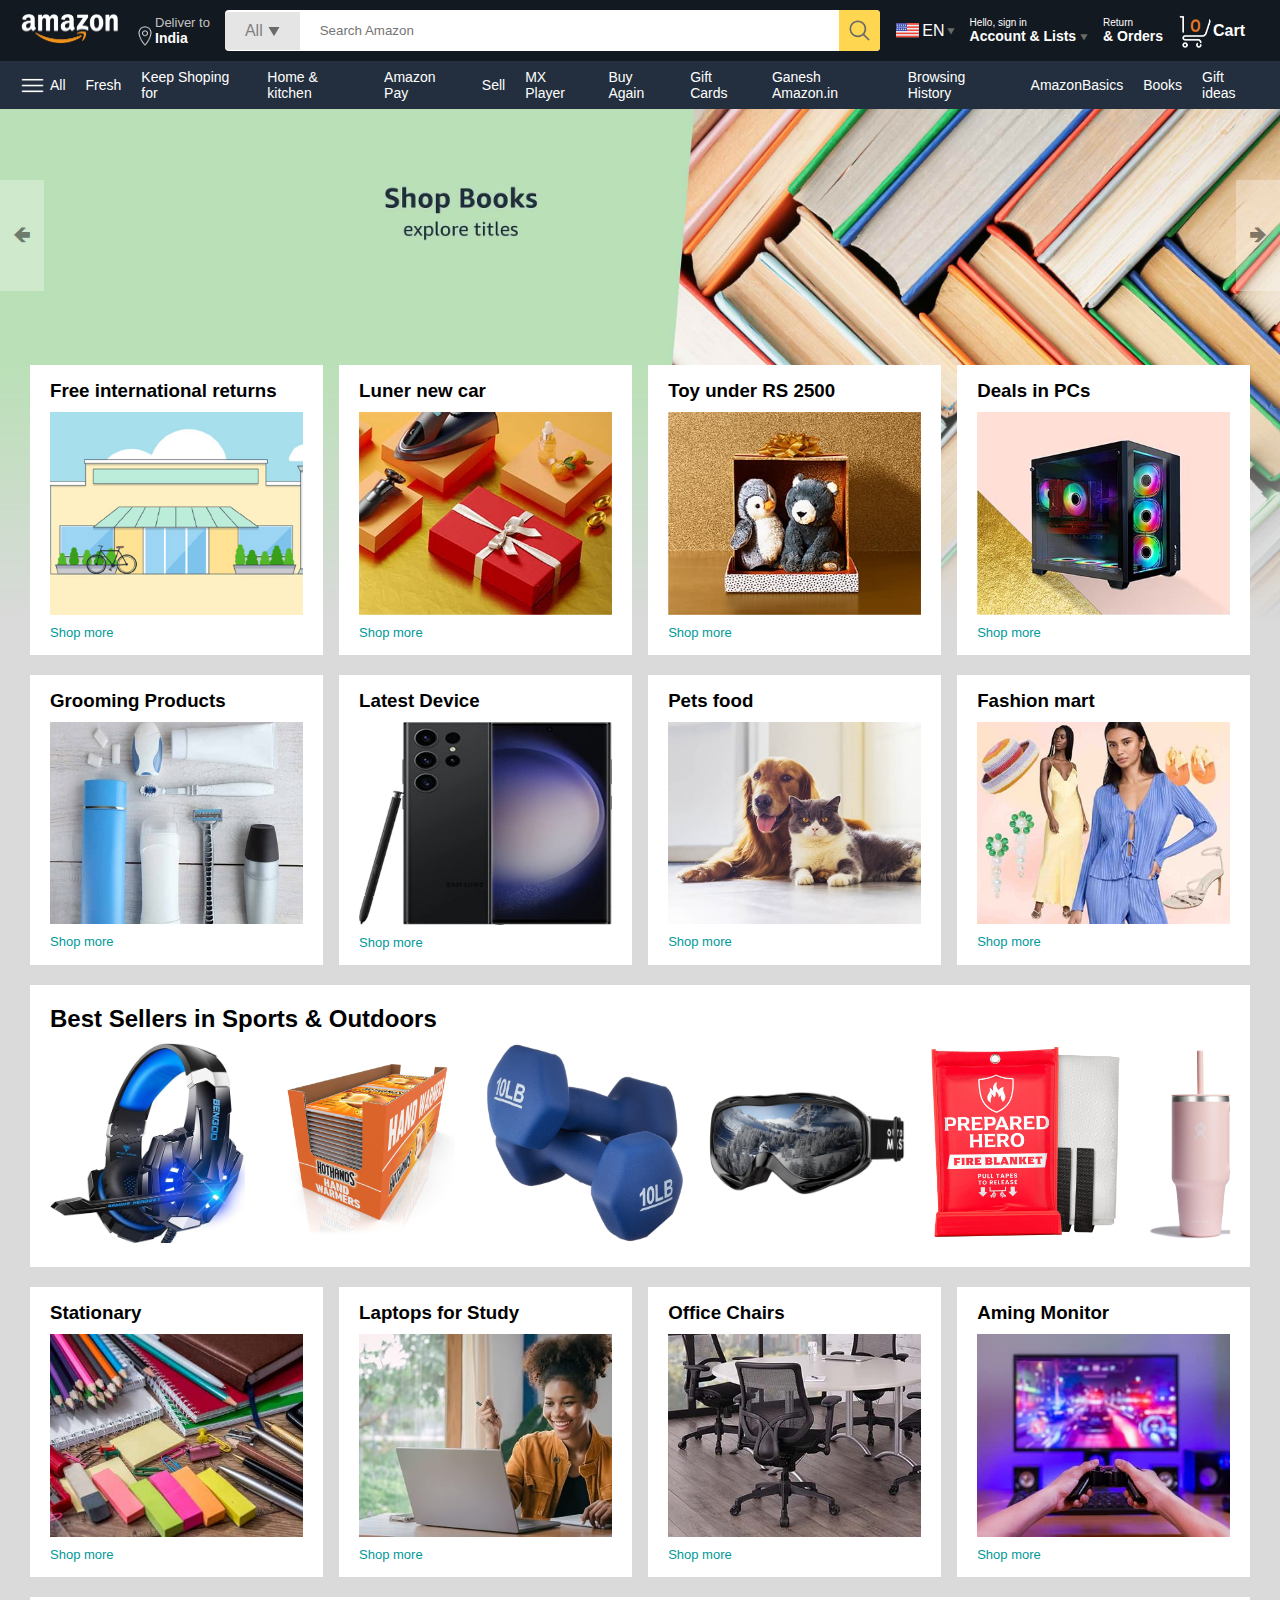
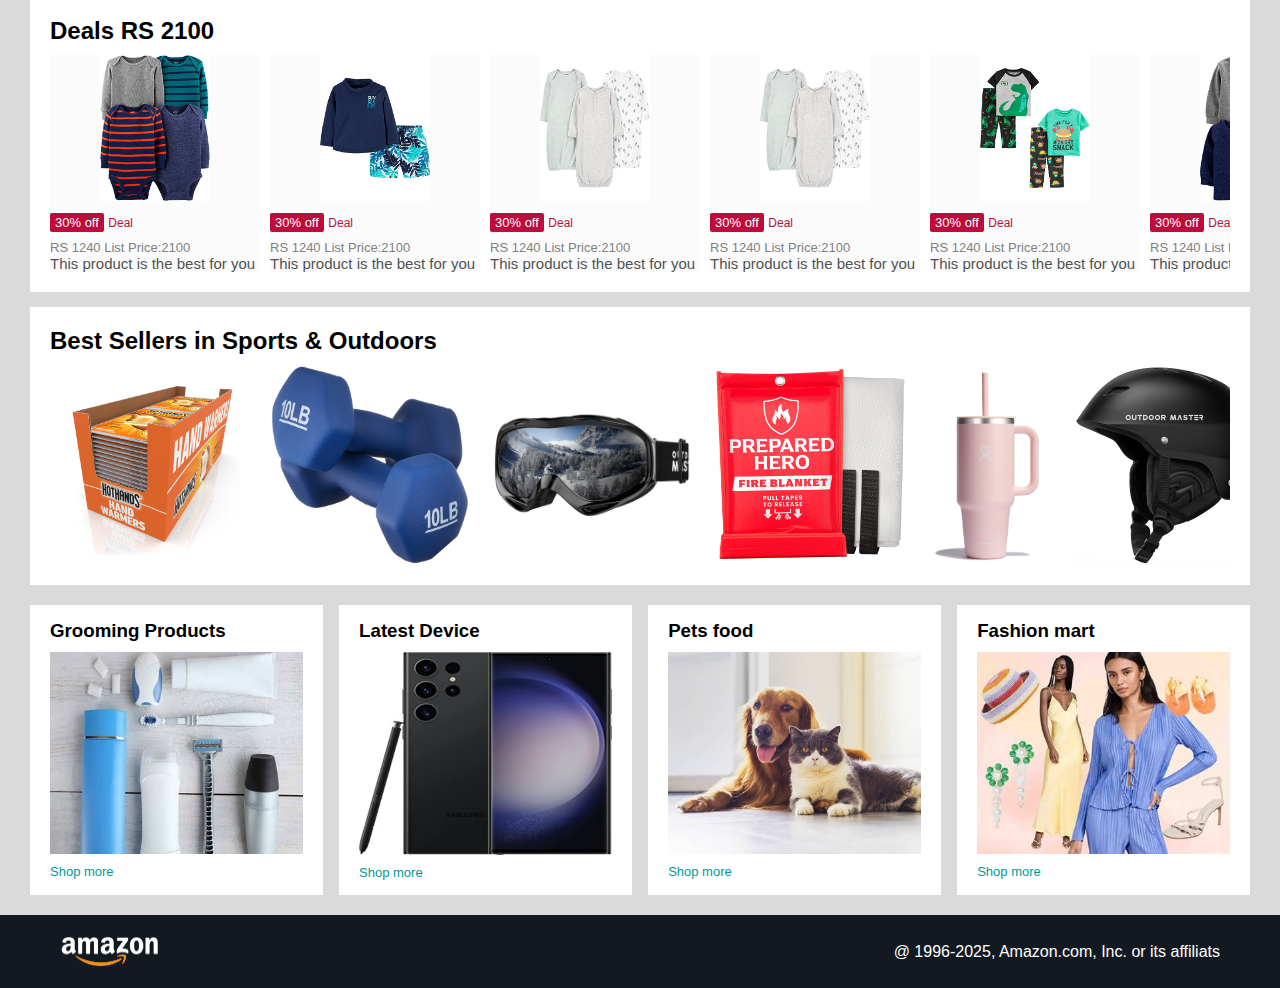
<file: index.html>
<!DOCTYPE html>
 <html lang="en">
   <!-- main heading -->
  <head>
   <meta charset="UTF-8">
   <meta name="viewport" content="width=device-width, initial-scale=1.0">
   <title>Online Shoping Site in India</title>
   <style>
    *{
  padding: 0;
  margin: 0;
  box-sizing: border-box;
  font-family: Arial;
}
body{
  background-color: #dadada;
}
a{
  text-decoration: none;
  color: inherit;
}
nav{
  display: flex;
  align-items: center;
  justify-content: space-between;
  background-color: #131921;
  padding: 10px 20px;
  color: #fff;
}
.nav-country{
  display: flex;
  align-items: end;
  margin-left: 15px;
  font-size: 13px;
  color: #c4c4c4;
}
.nav-country h1{
  color: #fff;
  font-size: 14px;
}
.nav-search{
  flex: 1;
  display: flex;
  align-items: center;
  background: #fff;
  color: gray;
  max-width: 1000px;
  border-radius: 4px;
  margin-left: 15px;
}
.nav-category{
  display: flex;
  align-items: center;
  padding: 10px 20px;
  gap: 5px;
  background: #e5e5e5;
  border-radius: 4px 0 0 4px;
}
.nav-search-input{
  border: none;
  outline: none;
  padding-left: 20px;
  width: 100%;
}
.nav-search-icon{
  max-width: 41px;
  padding: 8px;
  background: #ffd64f;
  border-radius: 0 4px 4px 0;
}
.nav-language{
  display: flex;
  align-items: center;
  gap: 2px;
  font-weight: 600px;
  margin-left: 15px;
}
.nav-text{
 margin-left: 15px;
}
.nav-text p{
  font-size: 10px;
}
.nav-text h1{
  font-size: 14px;
}
.nav-cart{
  display: flex;
  align-items: center;
  margin: 0px 15px;
}
.nav-bottom{
  display: flex;
  align-items: center;
  gap: 20px;
  padding: 8px 20px;
  background: #232f3e;
  color: #fff;
  font-size: 14px;
}
.nav-bottom div{
  display: flex;
  align-items: center;
  gap: 5px;
  font-weight: 500px;
}
.header-slider ul{
  display: flex;
  overflow-y: hidden;
}
.header-img{
  max-width: 100%;
  mask-image: linear-gradient(to bottom, #000000 50%, transparent 100%);
}
.header-slider a{
  position: absolute;
  top: 20%;
  z-index: 1;
  padding: 5vh 1vw;
  background-color: #ffffff4f;
  color: #0000007b;
  text-decoration: none;
  font-weight: 600px;
  font-size: 18px;
  cursor: pointer;
}
.control_next{
  right: 0;
}
.box-row{
  display: flex;
  flex-wrap: wrap;
  row-gap: 20px;
  justify-content: space-between;
  margin: 20px 30px;
}
.box-col{
  display: flex;
  flex-direction: column;
  gap: 10px;
  padding: 15px 20px;
  background: #fff;
  max-width: 24%;
  min-height: 200px;
  z-index: 1;
}
.box-col a{
  font-size: 13px;
  color: #009999;
  font-weight: 500px;
}
.header-box{
  margin-top: -20vw;
}
.product-slider{
  background: #fff;
  margin: 0 30px;
  padding: 20px;
  margin-bottom: 15px;
}
.product-slider .product{
  display: flex;
  overflow-x: auto;
  gap: 20px;
  margin-top: 10px;
}
.product-slider .product img{
  max-width: 200px;
  max-height: 200px;
}
.product-slider .product::-webkit-scrollbar{
  display: none;
}
.product-slider-with-price{
  background: #fff;
  margin: 0 30px;
  padding: 20px;
  margin-bottom: 15px;
}
.product-slider-with-price .Products{
  display: flex;
  overflow-x: auto;
  gap: 10px;
  margin-top: 10px;
}
.product-slider-with-price .Products::-webkit-scrollbar{
  display: none;
}
.product-card{
  display: flex;
  flex-direction: column;
  justify-content: end;
  min-width: 210px;
  background: #fbfbfb;
}
.product-card img{
  width: 110px;
  margin: 0 50px;
}
.product-offer p{
  background: #be0b3b;
  color: #fff;
  display: inline-block;
  padding: 2px 5px;
  border-radius: 2px;
  margin: 8px 0;
  font-size: 13px;
}
.product-offer span{
  color: #be0b3b;
  font-weight: 500;
  font-size: 12px;
}
.product-price{
  color: gray;
  font-size: 13px;
}
.product-card h4{
  color: #525252;
  font-size: 15px;
  font-weight: 400;
}
footer{
  display: flex;
  justify-content: space-between;
  align-items: center;
  color: #fff;
  background: #131921;
  padding: 20px 60px;
}

/*-------- Media query--------- */

@media only screen and (max-width: 900px){
  nav{
    flex-wrap: wrap;
  }
  .nav-search{
   order: 7;
   margin: 15px 0 5px;
   min-width: 300px;
  }
  .box-col{
    max-width: 48%;
  }
}
@media only screen and (max-width: 600px){
  .nav-country{
    display: none;
  }
  .nav-language{
    display: none;
  }
  .nav-text{
    display: none;
  }
  .nav-bottom{
    font-size: 13px;
    gap: 10px;
    overflow-x: scroll;
  }
  .nav-bottom::-webkit-scrollbar{
    display: none;
  }
  .nav-bottom p{
    text-wrap: nowrap;
  }
  .mobail-user-icon{
    display: flex !important;
    flex: 1;
    justify-content: flex-end;
  }
  .mobail-user-icon img{
    width: 25px;
  }
  .nav-cart h4{
    display: none;
  }
  .nav-cart img{
    width: 25px;
  }
  .header-slider a{
    top: 24%;
    padding: 2vh 1vw;
    font-size: 15px;
  }
  .box-col{
    max-width: 100%;
    width: 100%;
  }
  footer{
    justify-content: center;
    flex-direction: column;
    font-size: 14px;
  }
}

   </style>
 </head>
<!-- main body -->
 <body>

  <!-- start main navbar -->
   <!-- step 1 -->

  <nav>
  <a href="">
  <img src="amazon_logo.png" width="100" alt="" id="amazone-clon" onclick="window.location.open('https://www.amazon.in/ref=nav_logo')">
  </a>

  <div class="nav-country">
     <img src="location_icon.png" height="20" alt="">
  <div>
     <p>Deliver to</p>
     <h1>India</h1>
  </div>
  </div>

  <div class="nav-search">
  <div class="nav-category">
     <p>All</p>
     <img src="dropdown_icon.png" height="12" alt="">
  </div>
     <input type="text" class="nav-search-input" placeholder="Search Amazon">
     <img src="search_icon.png" class="nav-search-icon" alt="">
  </div>

  <div class="nav-language">
     <img src="us_flag.png" width="25px" alt="">
     <p>EN</p>
     <img src="dropdown_icon.png" width="8px" alt="">
  </div>

  <div class="nav-text">
     <p><a href="./signin.html">Hello, sign in</a></p>
     <h1> Account & Lists <img src="dropdown_icon.png" width="8px" alt=""></h1>
  </div>

  <div class="nav-text">
    <p>Return</p>
    <h1>& Orders</h1>
  </div>
     <a href="./signin.html" class="mobail-user-icon" style="display: none;">
     <img src="./user.png" alt="">
     </a>
     <a href="./cart.html" class="nav-cart">
     <img src="cart_icon.png" width="35px" alt="">
     <h4>Cart</h4>
     </a>

 </nav>

 <!-- close the navbar -->
   <!-- step 2 -->
  <div class="nav-bottom">
  <div>
     <img src="menu_icon.png"  width="25px" alt="">
     <p>All</p>
  </div>

      <p>Fresh</p>
      <p>Keep Shoping for</p>
      <p>Home & kitchen</p>
      <p>Amazon Pay</p>
      <p>Sell</p>
      <p>MX Player</p>
      <p>Buy Again</p>
      <p>Gift Cards</p>
      <p>Ganesh Amazon.in</p>
      <p>Browsing History</p>
      <p>AmazonBasics</p>
      <p>Books</p>
      <p>Gift ideas</p>
   </div>
<!-- end 2 step -->

   
<!-- start step 3 -->
   <div class="header-slider">
   <a href="#" class="control_prev">&#129144</a>
   <a href="#" class="control_next">&#129146</a>
   <ul>
    <img src="header1.jpg" class="header-img" alt="">
    <img src="header2.jpg" class="header-img" alt="">
    <img src="header3.jpg" class="header-img" alt="">
    <img src="header4.jpg" class="header-img" alt="">
    <img src="header5.jpg" class="header-img" alt="">
    <img src="header6.jpg" class="header-img" alt="">
   </ul>
   </div>
   <!-- end step 3 -->
   
   <!-- start step 4 -->
    <!-- 1 row product -->

   <div class="box-row header-box">
    <div class="box-col">
      <h3>Free international returns</h3>
      <img src="box1-1.jpg" alt="">
      <a href="/">Shop more</a>
    </div>
      <div class="box-col">
      <h3>Luner new car</h3>
      <img src="box1-2.jpg" alt="">
      <a href="/">Shop more</a>
    </div>
      <div class="box-col">
      <h3>Toy under RS 2500</h3>
      <img src="box1-3.jpg" alt="">
      <a href="/">Shop more</a>
    </div>
      <div class="box-col">
      <h3>Deals in PCs</h3>
      <img src="box1-4.jpg" alt="">
      <a href="/">Shop more</a>
    </div>
   </div>
    
    <!-- 2 row product -->

    <div class="box-row">
        <div class="box-col">
         <h3>Grooming Products</h3>
         <img src="box2-1.jpg" alt="">
         <a href="/">Shop more</a>
        </div>
        <div class="box-col">
         <h3>Latest Device</h3>
         <img src="box2-2.jpg" alt="">
         <a href="/">Shop more</a>
        </div>
        <div class="box-col">
         <h3>Pets food</h3>
         <img src="box2-3.jpg" alt="">
         <a href="/">Shop more</a>
        </div>
        <div class="box-col">
         <h3>Fashion mart</h3>
         <img src="box2-4.jpg" alt="">
         <a href="/">Shop more</a>
        </div>
      </div>

    <!-- 3 row product -->

   <div class="product-slider">
     <h2>Best Sellers in Sports & Outdoors</h2>
     <div class="product">
       <a href="./Product.html">
       <img src="product_img.jpg" alt="">
       </a>
       <img src="product1-1.jpg" alt="">
       <img src="product1-2.jpg" alt="">
       <img src="product1-3.jpg" alt="">
       <img src="product1-4.jpg" alt="">
       <img src="product1-5.jpg" alt="">
       <img src="product1-6.jpg" alt="">
       <img src="product1-7.jpg" alt="">
       <img src="product1-8.jpg" alt="">
       <img src="product1-9.jpg" alt="">
       <img src="product1-10.jpg" alt="">
     </div>
   </div>

   <!-- 4 row product -->

    <div class="box-row">
     <div class="box-col">
        <h3>Stationary</h3>
        <img src="box3-1.jpg" alt="">
        <a href="/">Shop more</a>
     </div>
      <div class="box-col">
        <h3>Laptops for Study</h3>
        <img src="box3-2.jpg" alt="">
        <a href="/">Shop more</a>
     </div>
      <div class="box-col">
        <h3>Office Chairs</h3>
        <img src="box3-3.jpg" alt="">
        <a href="/">Shop more</a>
     </div>
      <div class="box-col">
        <h3>Aming Monitor</h3>
        <img src="box3-4.jpg" alt="">
        <a href="/">Shop more</a>
      </div>
    </div>

     <!-- 5 row product -->

   <div class="product-slider-with-price">
     <h2>Deals RS 2100</h2>
      <div class="Products">

        <div class="product-card">
          <div class="product-img-container">
             <img src="product2-1.jpg" alt="">
         </div>
          <div class="product-offer">
            <p>30% off</p> <span>Deal</span>
          </div>
          <p class="product-price">RS <span>1240</span> List Price:2100</p>
          <h4>This product is the best for you</h4>
        </div>

       <div class="product-card">
         <div class="product-img-container">
           <img src="product2-2.jpg" alt="">
          </div>
          <div class="product-offer">
           <p>30% off</p> <span>Deal</span>
          </div>
          <p class="product-price">RS <span>1240</span> List Price:2100</p>
          <h4>This product is the best for you</h4>
       </div>

        <div class="product-card">
         <div class="product-img-container">
           <img src="product2-3.jpg" alt="">
          </div>
         <div class="product-offer">
           <p>30% off</p> <span>Deal</span>
          </div>
          <p class="product-price">RS <span>1240</span> List Price:2100</p>
          <h4>This product is the best for you</h4>
        </div>

        <div class="product-card">
          <div class="product-img-container">
           <img src="product2-3.jpg" alt="">
          </div>
          <div class="product-offer">
           <p>30% off</p> <span>Deal</span>
          </div>
          <p class="product-price">RS <span>1240</span> List Price:2100</p>
          <h4>This product is the best for you</h4>
        </div>

        <div class="product-card">
          <div class="product-img-container">
           <img src="product2-4.jpg" alt="">
          </div>
          <div class="product-offer">
           <p>30% off</p> <span>Deal</span>
          </div>
          <p class="product-price">RS <span>1240</span> List Price:2100</p>
          <h4>This product is the best for you</h4>
        </div>

        <div class="product-card">
          <div class="product-img-container">
           <img src="product2-5.jpg" alt="">
          </div>
          <div class="product-offer">
           <p>30% off</p> <span>Deal</span>
          </div>
          <p class="product-price">RS <span>1240</span> List Price:2100</p>
          <h4>This product is the best for you</h4>
        </div>

      <div class="product-card">
        <div class="product-img-container">
          <img src="product2-6.jpg" alt="">
        </div>
        <div class="product-offer">
          <p>30% off</p> <span>Deal</span>
        </div>
        <p class="product-price">RS <span>1240</span> List Price:2100</p>
        <h4>This product is the best for you</h4>
      </div>

        <div class="product-card">
          <div class="product-img-container">
           <img src="product2-7.jpg" alt="">
          </div>
          <div class="product-offer">
           <p>30% off</p> <span>Deal</span>
          </div>
          <p class="product-price">RS <span>1240</span> List Price:2100</p>
          <h4>This product is the best for you</h4>
        </div>

        <div class="product-card">
          <div class="product-img-container">
           <img src="product2-8.jpg" alt="">
          </div>
          <div class="product-offer">
           <p>30% off</p> <span>Deal</span>
          </div>
          <p class="product-price">RS <span>1240</span> List Price:2100</p>
          <h4>This product is the best for you</h4>
        </div>

      <div class="product-card">
        <div class="product-img-container">
          <img src="product2-9.jpg" alt="">
        </div>
        <div class="product-offer">
          <p>30% off</p> <span>Deal</span>
        </div>
        <p class="product-price">RS <span>1240</span> List Price:2100</p>
        <h4>This product is the best for you</h4>
      </div>

      <div class="product-card">
        <div class="product-img-container">
          <img src="product2-10.jpg" alt="">
        </div>
        <div class="product-offer">
          <p>30% off</p> <span>Deal</span>
        </div>
        <p class="product-price">RS <span>1240</span> List Price:2100</p>
        <h4>This product is the best for you</h4>
      </div>

      <div class="product-card">
        <div class="product-img-container">
          <img src="product2-11.jpg" alt="">
        </div>
        <div class="product-offer">
          <p>30% off</p> <span>Deal</span>
        </div>
        <p class="product-price">RS <span>1240</span> List Price:2100</p>
        <h4>This product is the best for you</h4>
      </div>

    </div>
   </div>

    <!-- 6 row product -->

      <div class="product-slider">
       <h2>Best Sellers in Sports & Outdoors</h2>
      <div class="product">
       <img src="product1-1.jpg" alt="">
       <img src="product1-2.jpg" alt="">
       <img src="product1-3.jpg" alt="">
       <img src="product1-4.jpg" alt="">
       <img src="product1-5.jpg" alt="">
       <img src="product1-6.jpg" alt="">
       <img src="product1-7.jpg" alt="">
       <img src="product1-8.jpg" alt="">
       <img src="product1-9.jpg" alt="">
       <img src="product1-10.jpg" alt="">

      </div>
      </div>  

   <!-- 7 row product -->

   <div class="box-row">
    <div class="box-col">
      <h3>Grooming Products</h3>
      <img src="box2-1.jpg" alt="">
      <a href="/">Shop more</a>
    </div>
      <div class="box-col">
      <h3>Latest Device</h3>
      <img src="box2-2.jpg" alt="">
      <a href="/">Shop more</a>
    </div>
      <div class="box-col">
      <h3>Pets food</h3>
      <img src="box2-3.jpg" alt="">
      <a href="/">Shop more</a>
    </div>
      <div class="box-col">
      <h3>Fashion mart</h3>
      <img src="box2-4.jpg" alt="">
      <a href="/">Shop more</a>
    </div>
   </div>

   <!-- starting the footer -->
   <footer>
    <img src="amazon_logo.png" width="100" alt="">
    <p>@ 1996-2025, Amazon.com, Inc. or its affiliats</p>
   </footer>
   
   <!-- javascript file link -->
   <script>
    const imgs = document.querySelectorAll('.header-slider ul img');
const prev_btn = document.querySelector('.control_prev');
const next_btn = document.querySelector('.control_next');



let n = 0;

function changeSlide(){
  for (let i = 0; i < imgs.length; i++) {
      imgs[i].style.display = 'none';
    
  }
  imgs[n].style.display = 'block';

}
changeSlide();

prev_btn.addEventListener('click',(e)=>{
  if (n > 0) {
      n--;
  }else{
      n = imgs.length - 1;
  }
  changeSlide();
})
next_btn.addEventListener('click', (e)=>{
  if (n < imgs.length - 1) {
      n++;
  }else{
      n = 0;
  }
  changeSlide();
})

const scrollContainer = document.querySelectorAll('.product');
for (const item of scrollContainer) {
  item.addEventListener('wheel',(evt)=>{
   evt.preventDefault();
   item.scrollLeft += evt.deltaY;
  });
}
   </script>
 </body>
</html>
</file>
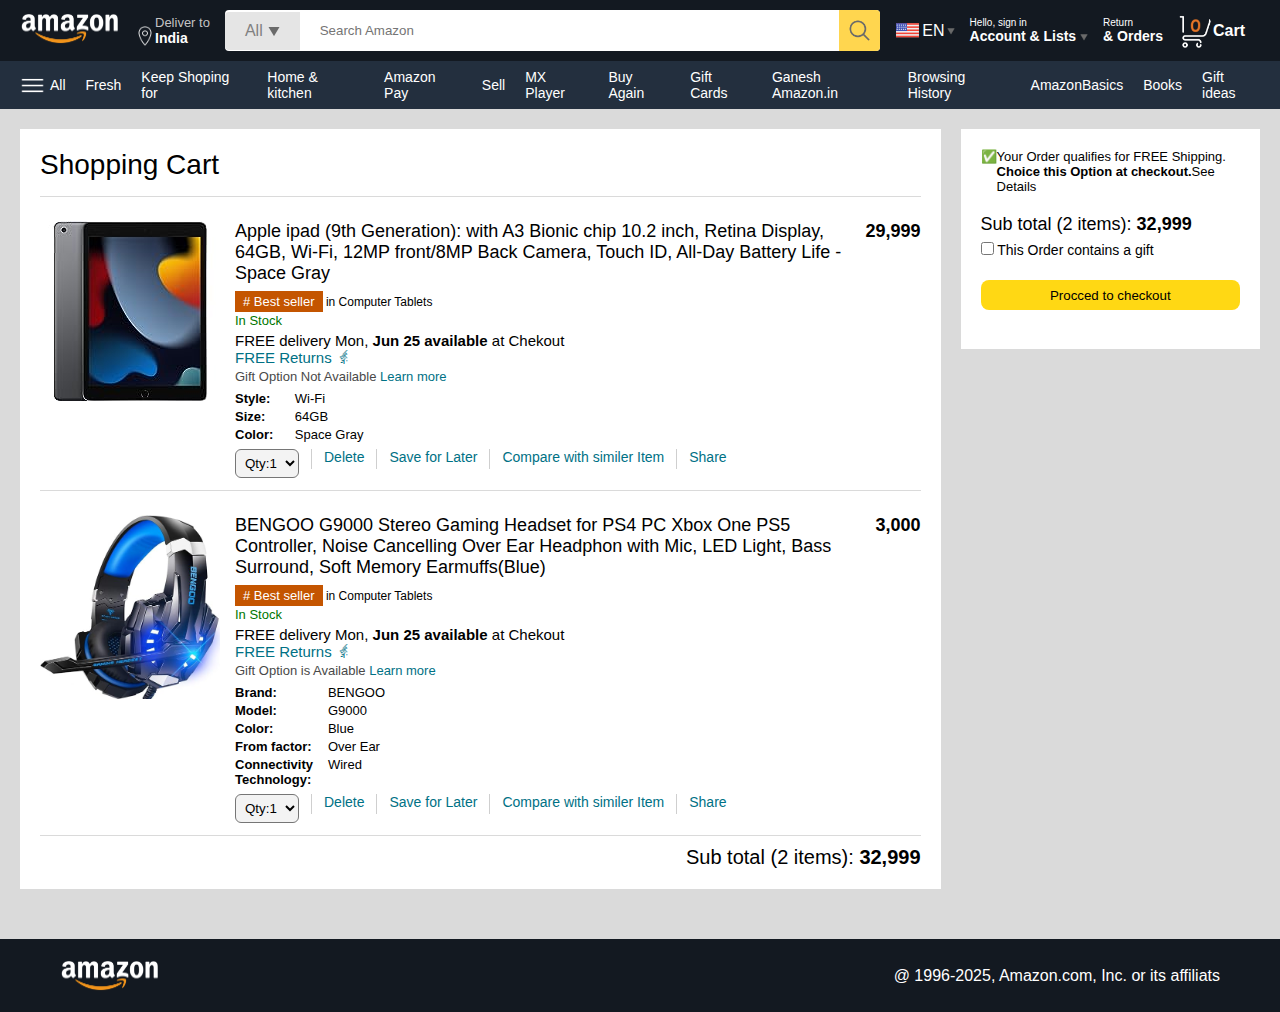
<file: cart.html>
<!DOCTYPE html>
<html lang="en">
<head>
  <meta charset="UTF-8">
  <meta name="viewport" content="width=device-width, initial-scale=1.0">
  <title>Cart</title>
  <link rel="stylesheet" href="style.css">
  <link rel="stylesheet" href="cart.css">
</head>
<body>

  <nav>
  <a href="">
  <img src="amazon_logo.png" width="100" alt="">
  </a>

  <div class="nav-country">
     <img src="location_icon.png" height="20" alt="">
  <div>
     <p>Deliver to</p>
     <h1>India</h1>
  </div>
  </div>

  <div class="nav-search">
  <div class="nav-category">
     <p>All</p>
     <img src="dropdown_icon.png" height="12" alt="">
  </div>
     <input type="text" class="nav-search-input" placeholder="Search Amazon">
     <img src="search_icon.png" class="nav-search-icon" alt="">
  </div>

  <div class="nav-language">
     <img src="us_flag.png" width="25px" alt="">
     <p>EN</p>
     <img src="dropdown_icon.png" width="8px" alt="">
  </div>

  <div class="nav-text">
     <p><a href="./signin.html">Hello, sign in</a></p>
     <h1> Account & Lists <img src="dropdown_icon.png" width="8px" alt=""></h1>
  </div>

  <div class="nav-text">
    <p>Return</p>
    <h1>& Orders</h1>
  </div>

       <a href="./signin.html" class="mobail-user-icon" style="display: none;">
     <img src="./user.png" alt="">
     </a>

     <a href="" class="nav-cart">
     <img src="cart_icon.png" width="35px" alt="">
     <h4>Cart</h4>
     </a>

 </nav>

 <!-- close the navbar -->
   <!-- step 2 -->
  <div class="nav-bottom">
  <div>
     <img src="menu_icon.png"  width="25px" alt="">
     <p>All</p>
  </div>

      <p>Fresh</p>
      <p>Keep Shoping for</p>
      <p>Home & kitchen</p>
      <p>Amazon Pay</p>
      <p>Sell</p>
      <p>MX Player</p>
      <p>Buy Again</p>
      <p>Gift Cards</p>
      <p>Ganesh Amazon.in</p>
      <p>Browsing History</p>
      <p>AmazonBasics</p>
      <p>Books</p>
      <p>Gift ideas</p>
   </div>
  
   <div class="cart">
      <div class="cart-left">
         <h1>Shopping Cart</h1>
         <hr>
         <div class="product-cart-list">
            <img src="ipad_img.jpg" alt="">
            <div>
               <div class="product-cart-titleprice">
                  <p>Apple ipad (9th Generation): with A3 Bionic chip 
                     10.2 inch, Retina Display, 64GB, Wi-Fi, 12MP front/8MP Back Camera,
                     Touch ID, All-Day Battery Life - Space Gray</p>
                     <p><b>29,999</b></p>
               </div>
               <p class="product-cart-bestseller"><span># Best seller</span> 
                  in Computer Tablets</p>
               <p class="product-cart-stock">In Stock</p>
               <p class="product-cart-delivery">FREE delivery Mon, <b>Jun 25 available</b> at Chekout</p>
               <p class="product-cart-return">FREE Returns &#111191</p>
               <p class="product-card-giftoption">Gift Option Not Available <span>Learn more</span></p>

               <div class="product-cart-specs">
                  <p><b>Style:</b></p> <p>Wi-Fi</p>
                  <p><b>Size:</b></p>  <p>64GB</p>
                  <p><b>Color:</b></p>  <p>Space Gray</p>
               </div>
               <div class="cart-list-action">
                  <select>
                     <option value="1">Qty:1</option>
                     <option value="2">Qty:2</option>
                     <option value="3">Qty:3</option>
                     <option value="4">Qty:4</option>
                     <option value="5">Qty:5</option>
                  </select>
                  <hr>
                  <p class="action-btn">Delete</p>
                  <hr>
                  <p class="action-btn">Save for Later</p>
                  <hr>
                  <p class="action-btn">Compare with similer Item</p>
                  <hr>
                  <p class="action-btn">Share</p>
               </div> 

            </div>
         </div>
          <hr>
           
           <div class="product-cart-list">
            <img src="product_img.jpg" alt="" width="180px">
            <div>
               <div class="product-cart-titleprice">
                  <p>BENGOO G9000 Stereo Gaming Headset for PS4 PC Xbox One PS5 Controller,
                      Noise Cancelling Over Ear Headphon with Mic, LED Light, 
                      Bass Surround, Soft Memory Earmuffs(Blue)</p>
                     <p><b>3,000</b></p>
               </div>
               <p class="product-cart-bestseller"><span># Best seller</span> 
                  in Computer Tablets</p>
               <p class="product-cart-stock">In Stock</p>
               <p class="product-cart-delivery">FREE delivery Mon, <b>Jun 25 available</b> at Chekout</p>
               <p class="product-cart-return">FREE Returns &#111191</p>
               <p class="product-card-giftoption">Gift Option is Available <span>Learn more</span></p>

               <div class="product-cart-specs">
                  <p><b>Brand:</b></p> <p>BENGOO</p>
                  <p><b>Model:</b></p>  <p>G9000</p>
                  <p><b>Color:</b></p>  <p>Blue</p>
                  <p><b>From factor:</b></p>  <p>Over Ear</p>
                  <p><b>Connectivity Technology:</b></p>  <p>Wired</p>
               </div>
               <div class="cart-list-action">
                  <select>
                     <option value="1">Qty:1</option>
                     <option value="2">Qty:2</option>
                     <option value="3">Qty:3</option>
                     <option value="4">Qty:4</option>
                     <option value="5">Qty:5</option>
                  </select>
                  <hr>
                  <p class="action-btn">Delete</p>
                  <hr>
                  <p class="action-btn">Save for Later</p>
                  <hr>
                  <p class="action-btn">Compare with similer Item</p>
                  <hr>
                  <p class="action-btn">Share</p>
               </div> 

            </div>
         </div>
         <hr>    
         <div class="cart-list-subtotal">
            Sub total (2 items): <b>32,999</b>
         </div>


      </div>
      <div class="cart-right">
      <div class="cart-free-delivery">
        <p>&#x2705</p>
        <p>Your Order qualifies for FREE Shipping. <b>Choice this Option 
         at checkout.</b>See Details</p>
      </div>
      <p class="cart-subtotal">Sub total (2 items): <b>32,999</b></p>
      <p class="cart-right-gift"><input type="checkbox"> This Order contains a gift</p>
      <button>Procced to checkout</button>
   </div> 
   </div>
    <footer class="footer-cart">
    <img src="amazon_logo.png" width="100" alt="">
    <p>@ 1996-2025, Amazon.com, Inc. or its affiliats</p>
   </footer>
</body>
</html>
</file>
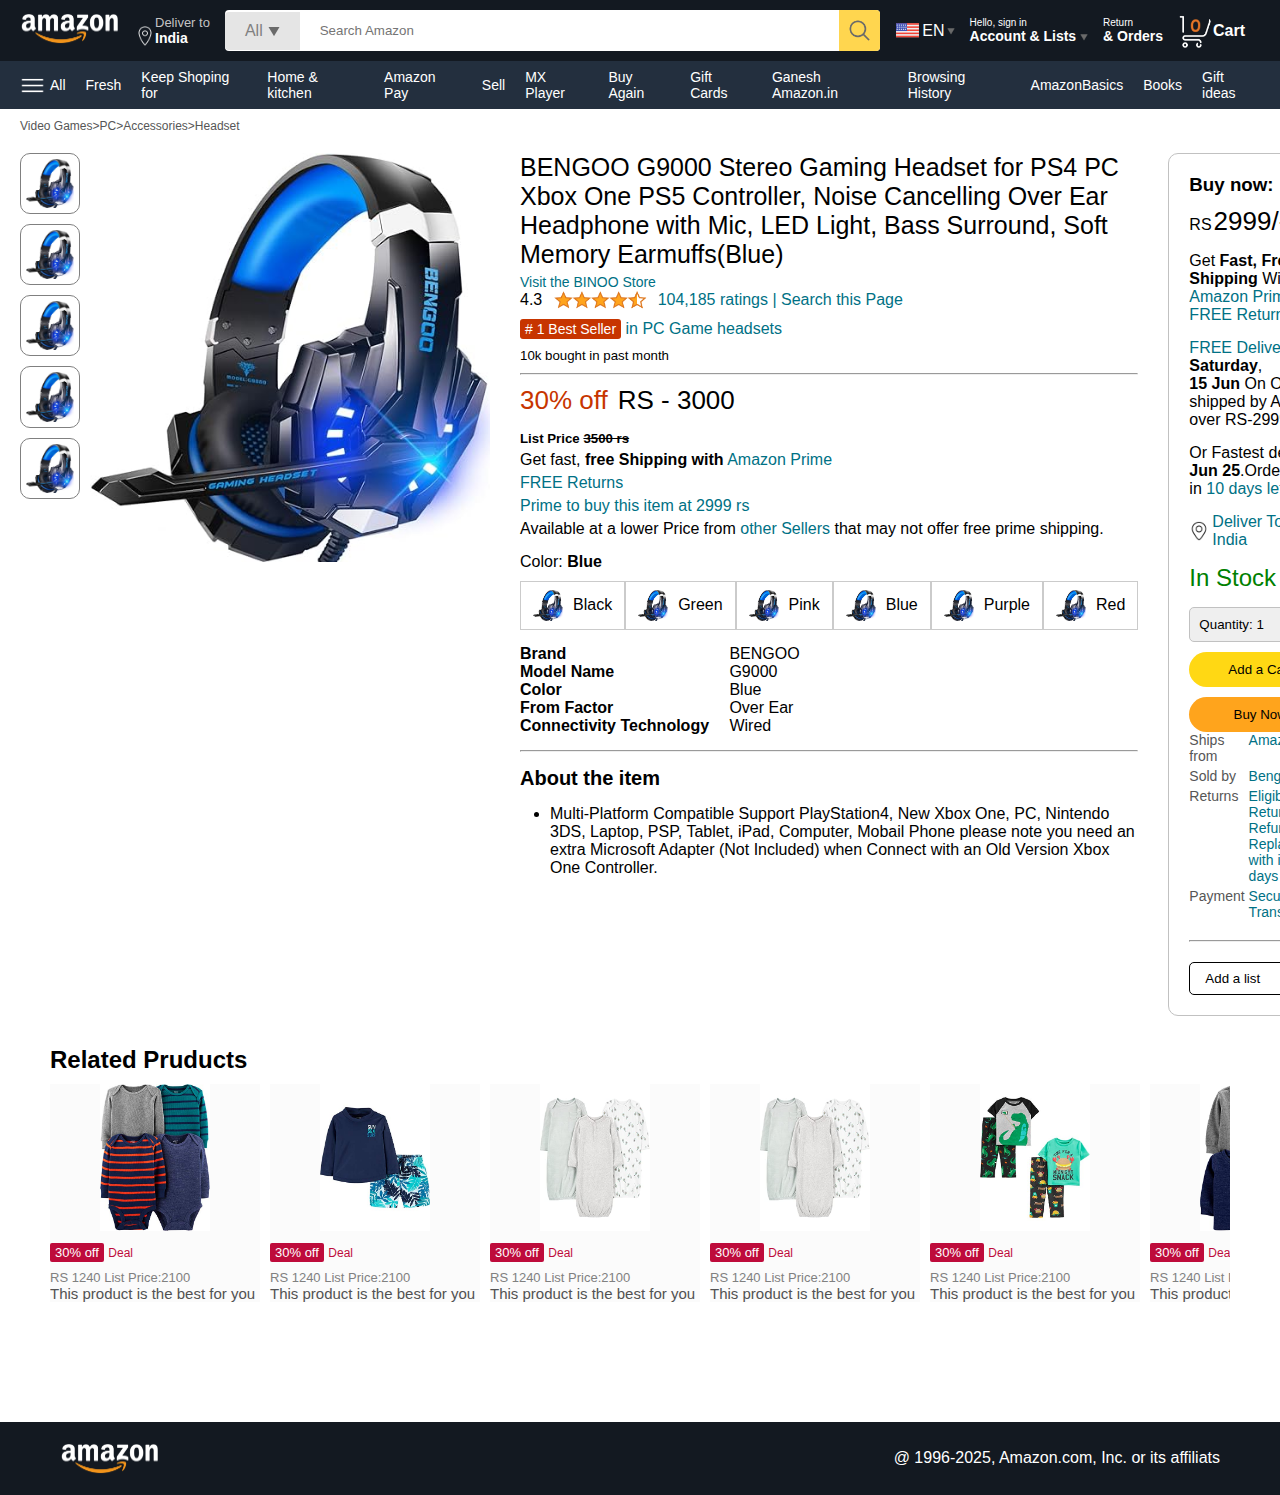
<file: Product.html>
<!DOCTYPE html>
<html lang="en">
<head>
  <meta charset="UTF-8">
  <meta name="viewport" content="width=device-width, initial-scale=1.0">
  <title>Product Details</title>
  <link rel="stylesheet" href="style.css">
  <link rel="stylesheet" href="product.css">
</head>
<body>
  <nav>
    <a href="">
        <img src="amazon_logo.png" width="100" alt="">
    </a>
    <div class="nav-country">
      <img src="location_icon.png" height="20" alt="">
      <div>
        <p>Deliver to</p>
        <h1>India</h1>
      </div>
    </div>
    <div class="nav-search">
      <div class="nav-category">
        <p>All</p>
        <img src="dropdown_icon.png" height="12" alt="">
      </div>
      <input type="text" class="nav-search-input" placeholder="Search Amazon">
      <img src="search_icon.png" class="nav-search-icon" alt="">
    </div>
    <div class="nav-language">
      <img src="us_flag.png" width="25px" alt="">
      <p>EN</p>
      <img src="dropdown_icon.png" width="8px" alt="">
    </div>
    <div class="nav-text">
      <p><a href="./signin.html">Hello, sign in</a></p>
      <h1> Account & Lists <img src="dropdown_icon.png" width="8px" alt=""></h1>
    </div>
      </div>
    <div class="nav-text">
      <p>Return</p>
      <h1>& Orders</h1>
    </div>
     
    <a href="./signin.html" class="mobail-user-icon" style="display: none;">
     <img src="./user.png" alt="">
     </a>
     
    <a href="./cart.html" class="nav-cart">
      <img src="cart_icon.png" width="35px" alt="">
      <h4>Cart</h4>
    </a>
  </nav>
  <div class="nav-bottom">
  <div>
    <img src="menu_icon.png"  width="25px" alt="">
    <p>All</p>
    </div>
      <p>Fresh</p>
      <p>Keep Shoping for</p>
      <p>Home & kitchen</p>
      <p>Amazon Pay</p>
      <p>Sell</p>
      <p>MX Player</p>
      <p>Buy Again</p>
      <p>Gift Cards</p>
      <p>Ganesh Amazon.in</p>
      <p>Browsing History</p>
      <p>AmazonBasics</p>
      <p>Books</p>
      <p>Gift ideas</p>
  </div>

  <p class="breadcrum">Video Games>PC>Accessories>Headset</p>

  <div class="product-display">
     <div class="product-d-image">
       <div class="product-icon">
         <img src="product_img.jpg" alt="" width="60">
         <img src="product_img.jpg" alt="" width="60">
         <img src="product_img.jpg" alt="" width="60">
         <img src="product_img.jpg" alt="" width="60">
         <img src="product_img.jpg" alt="" width="60">
        </div>
        <div class="main-image">
         <img src="product_img.jpg" alt="" width="400">
        </div>
      </div>
      <div class="product-d-details">
        <p class="product-title">
         BENGOO G9000 Stereo Gaming Headset for PS4 PC Xbox One PS5 Controller,
         Noise Cancelling Over Ear Headphone with Mic, LED Light, Bass Surround, Soft Memory
         Earmuffs(Blue)
        </p>
        <p class="brand-store">
         Visit the BINOO Store
        </p>
        <div class="product-rating">
         <div>
              <div>4.3 <img src="rating_img.png" height="20px"></div>
                <p>104,185 ratings | Search this Page</p>
         </div>
                <p><span># 1 Best Seller</span> in PC Game headsets</p>
                <h5>10k bought in past month</h5>
      <hr>
    </div>
    <div class="product-d-price">
        <div>
          <p>30% off</p>
          <h1><span>RS</span> - 3000</h1>
        </div>
      <h5>List Price <span>3500 rs</span></h5>
      <p>Get fast, <b>free Shipping with</b> <span>Amazon Prime</span></p>
      <p><span> FREE Returns</span></p>
      <p><span> Prime to buy this item at 2999 rs</span></p>
      <p>Available at a lower Price from <span>other Sellers</span> that may 
      not offer free prime shipping.</p>
    </div>
    <div class="product-color-selection">
      <p>Color: <b>Blue</b></p>
      <div class="product-color-options">
       <div class="option">
        <img src="product_img.jpg" alt="" width="30px">
        <p>Black</p>
       </div>
       <div class="option">
        <img src="product_img.jpg" alt="" width="30px">
        <p>Green</p>
       </div>
       <div class="option">
        <img src="product_img.jpg" alt="" width="30px">
        <p>Pink</p>
       </div>
       <div class="option">
        <img src="product_img.jpg" alt="" width="30px">
        <p>Blue</p>
       </div>
       <div class="option">
        <img src="product_img.jpg" alt="" width="30px">
        <p>Purple</p>
       </div>
       <div class="option">
        <img src="product_img.jpg" alt="" width="30px">
        <p>Red</p>
       </div>
      </div>
    </div>
    <div class="product-info">
      <p><b>Brand</b></p> <p>BENGOO</p>
      <p><b>Model Name</b></p> <p>G9000</p>
      <p><b>Color</b></p> <p>Blue</p>
      <p><b>From Factor</b></p> <p>Over Ear</p>
      <p><b>Connectivity Technology</b></p> <p>Wired</p>
    </div>
    <hr>
      <div class="product-discription">
        <h1>About the item</h1>
        <ul>
          <li>
            Multi-Platform Compatible Support PlayStation4, New Xbox One, 
            PC, Nintendo 3DS, Laptop, PSP, Tablet, iPad, Computer, Mobail Phone 
            please note you need an extra Microsoft Adapter (Not Included) when
            Connect with an Old Version Xbox One Controller.
          </li>
        </ul>
      </div>
    </div>
    <div class="product-d-purchase">
    <div class="title">
      <h3>Buy now:</h3> <img src="circle_icon.png" alt="" width="20px">
    </div>
    <h1 class="price">RS<span>2999/-</span></h1>
    <div class="gap">
      <p>Get <b>Fast, Free Shipping</b> With <span>Amazon Prime</span></p>
      <p><span>FREE Returns</span></p>
    </div>
    <div class="gap">
      <p><span>FREE Delivery</span> <b>Saturday</b>,</p>
      <p><b>15 Jun</b> On Orders shipped by Amazon over RS-2999/-</p>
    </div>
    <div class="gap">
      <p>Or Fastest delivery, <b>Jun 25</b>.Order With in
      <span>10 days left</span></p>
    </div>
    <div class="delivery-location">
      <img src="location_icon_dark.png" alt="" width="20px">
      <p><span>Deliver To All India</span></sp></p>
    </div>
    <h2 class="product-stock">In Stock</h2>
     <select class="product-quantity">
      <option value="1">Quantity: 1</option>
      <option value="2">Quantity: 2</option>
      <option value="3">Quantity: 3</option>
     </select>
     <button class="btn">Add a Cart</button>
     <button class="btn product-buy">Buy Now</button>
     <br>
     <div class="product-seller-info">
      <p>Ships from</p><p><span>Amazon</span></p>
      <p>Sold by</p><p><span>Bengo Inc.</span></p>
      <p>Returns</p><p><span>Eligible for Return, Refund or Replacement with in 30 days receipt </span></p>
      <p>Payment</p><p><span>Secure Transaction</span></p>
     </div>
     <hr>
     <button class="product-add-list">Add a list</button>
  </div>
  </div>
   
  <div class="product-slider-with-price">
     <h2>Related Pruducts</h2>
      <div class="Products">

        <div class="product-card">
          <div class="product-img-container">
             <img src="product2-1.jpg" alt="">
         </div>
          <div class="product-offer">
            <p>30% off</p> <span>Deal</span>
          </div>
          <p class="product-price">RS <span>1240</span> List Price:2100</p>
          <h4>This product is the best for you</h4>
        </div>

       <div class="product-card">
         <div class="product-img-container">
           <img src="product2-2.jpg" alt="">
          </div>
          <div class="product-offer">
           <p>30% off</p> <span>Deal</span>
          </div>
          <p class="product-price">RS <span>1240</span> List Price:2100</p>
          <h4>This product is the best for you</h4>
       </div>

        <div class="product-card">
         <div class="product-img-container">
           <img src="product2-3.jpg" alt="">
          </div>
         <div class="product-offer">
           <p>30% off</p> <span>Deal</span>
          </div>
          <p class="product-price">RS <span>1240</span> List Price:2100</p>
          <h4>This product is the best for you</h4>
        </div>

        <div class="product-card">
          <div class="product-img-container">
           <img src="product2-3.jpg" alt="">
          </div>
          <div class="product-offer">
           <p>30% off</p> <span>Deal</span>
          </div>
          <p class="product-price">RS <span>1240</span> List Price:2100</p>
          <h4>This product is the best for you</h4>
        </div>

        <div class="product-card">
          <div class="product-img-container">
           <img src="product2-4.jpg" alt="">
          </div>
          <div class="product-offer">
           <p>30% off</p> <span>Deal</span>
          </div>
          <p class="product-price">RS <span>1240</span> List Price:2100</p>
          <h4>This product is the best for you</h4>
        </div>

        <div class="product-card">
          <div class="product-img-container">
           <img src="product2-5.jpg" alt="">
          </div>
          <div class="product-offer">
           <p>30% off</p> <span>Deal</span>
          </div>
          <p class="product-price">RS <span>1240</span> List Price:2100</p>
          <h4>This product is the best for you</h4>
        </div>

      <div class="product-card">
        <div class="product-img-container">
          <img src="product2-6.jpg" alt="">
        </div>
        <div class="product-offer">
          <p>30% off</p> <span>Deal</span>
        </div>
        <p class="product-price">RS <span>1240</span> List Price:2100</p>
        <h4>This product is the best for you</h4>
      </div>

        <div class="product-card">
          <div class="product-img-container">
           <img src="product2-7.jpg" alt="">
          </div>
          <div class="product-offer">
           <p>30% off</p> <span>Deal</span>
          </div>
          <p class="product-price">RS <span>1240</span> List Price:2100</p>
          <h4>This product is the best for you</h4>
        </div>

        <div class="product-card">
          <div class="product-img-container">
           <img src="product2-8.jpg" alt="">
          </div>
          <div class="product-offer">
           <p>30% off</p> <span>Deal</span>
          </div>
          <p class="product-price">RS <span>1240</span> List Price:2100</p>
          <h4>This product is the best for you</h4>
        </div>

      <div class="product-card">
        <div class="product-img-container">
          <img src="product2-9.jpg" alt="">
        </div>
        <div class="product-offer">
          <p>30% off</p> <span>Deal</span>
        </div>
        <p class="product-price">RS <span>1240</span> List Price:2100</p>
        <h4>This product is the best for you</h4>
      </div>

      <div class="product-card">
        <div class="product-img-container">
          <img src="product2-10.jpg" alt="">
        </div>
        <div class="product-offer">
          <p>30% off</p> <span>Deal</span>
        </div>
        <p class="product-price">RS <span>1240</span> List Price:2100</p>
        <h4>This product is the best for you</h4>
      </div>

      <div class="product-card">
        <div class="product-img-container">
          <img src="product2-11.jpg" alt="">
        </div>
        <div class="product-offer">
          <p>30% off</p> <span>Deal</span>
        </div>
        <p class="product-price">RS <span>1240</span> List Price:2100</p>
        <h4>This product is the best for you</h4>
      </div>

    </div>
   </div>

   <footer class="product-footer">
    <img src="amazon_logo.png" width="100" alt="">
    <p>@ 1996-2025, Amazon.com, Inc. or its affiliats</p>
   </footer>

   <script>
      const scrollContainer = document.querySelectorAll('.product');
      for (const item of scrollContainer) {
      item.addEventListener('wheel',(evt)=>{
      evt.preventDefault();
      item.scrollLeft += evt.deltaY;
      });
      } 
   </script>

</body>
</html>
</file>
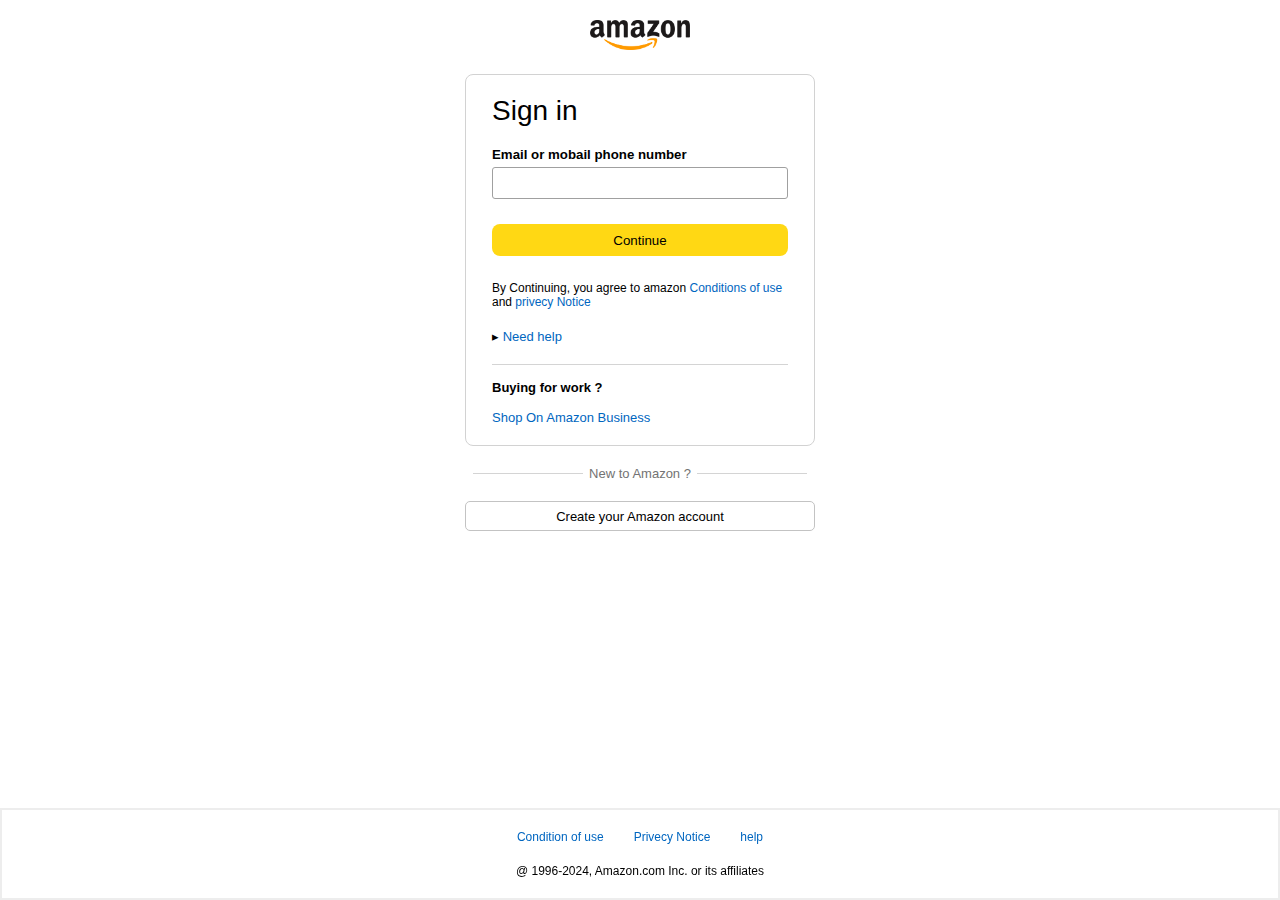
<file: signin.html>
<!DOCTYPE html>
<html lang="en">
<head>
  <meta charset="UTF-8">
  <meta name="viewport" content="width=device-width, initial-scale=1.0">
  <title>Sign in</title>
  <link rel="stylesheet" href="signin.css">
</head>
<body>
  <a href="/"><img class="logo" src="amazon_logo_dark.png" alt="" width="100px"></a>
  <div class="signin-container">
   <h1 class="signin-title">Sign in</h1>
   <h5 class="input-label">Email or mobail phone number</h5>
   <input type="text">
   <button>Continue</button>
   <p class="signin-condition">By Continuing, you agree to amazon <span>Conditions of use</span> and <span>privecy Notice</span></p>
   <p class="signin-help">&#9656 <span> Need help </span></p>
   <hr>
   <h4>Buying for work ?</h4>
   <p class="signin-business"><span> Shop On Amazon Business </span></p>
  </div>
  <div class="signin-buttom">
    <hr>
    <p>New to Amazon ?</p>
    <hr>
  </div>
  <a href="./signup.html">
  <button class="signin-signup-btn">Create your Amazon account</button>
  </a>
  <footer>
    <div class="footer-links">
      <a href="#">Condition of use</a>
      <a href="#">Privecy Notice</a>
      <a href="#">help</a>
    </div>
    <p class="footer-copyright"> @ 1996-2024, Amazon.com Inc. or its affiliates</p>
  </footer>
</body>
</html>
</file>
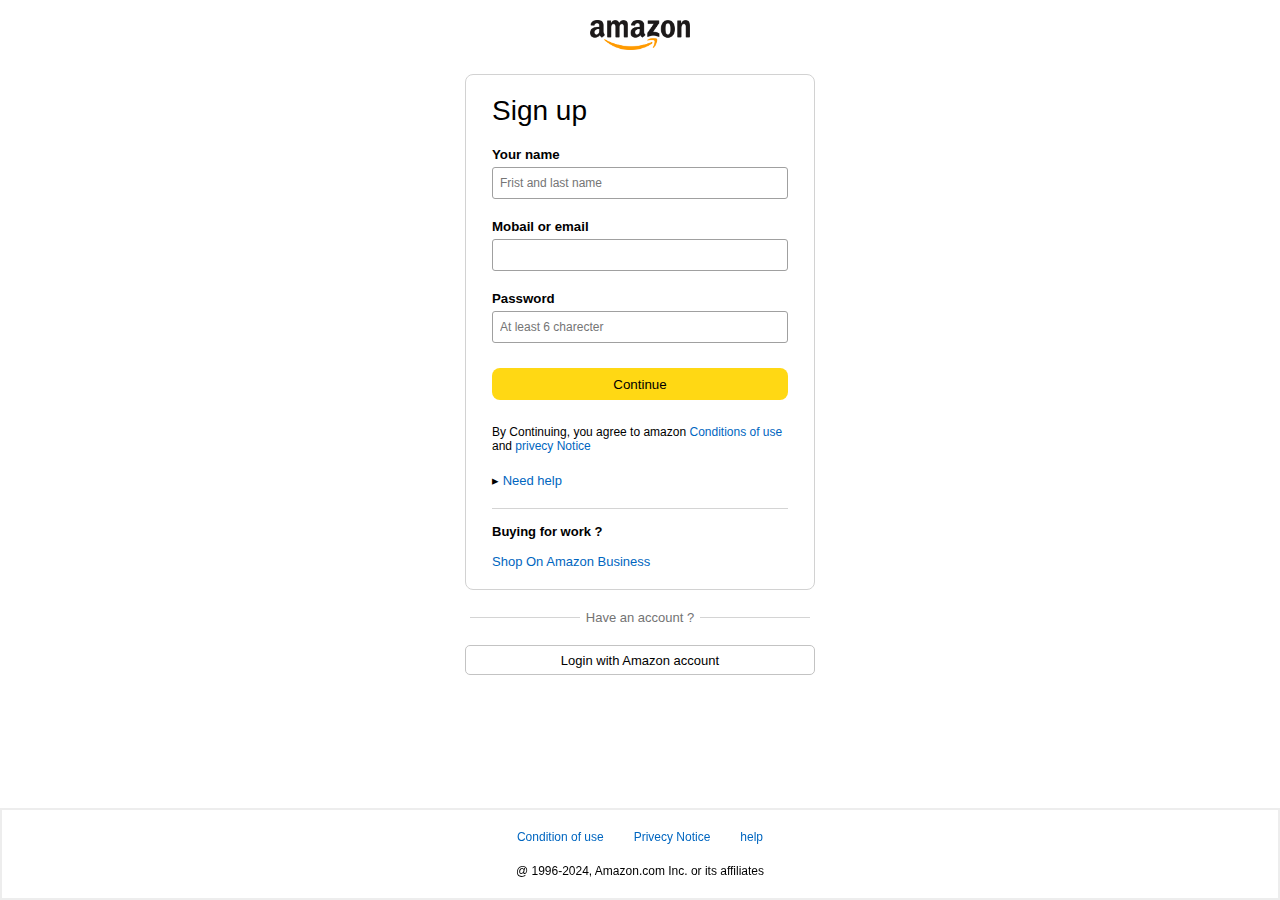
<file: signup.html>
<!DOCTYPE html>
<html lang="en">
<head>
  <meta charset="UTF-8">
  <meta name="viewport" content="width=device-width, initial-scale=1.0">
  <title>Sign up</title>
  <link rel="stylesheet" href="signin.css">
</head>
<body>
    <a href="/"><img class="logo" src="amazon_logo_dark.png" alt="" width="100px"></a>
  <div class="signin-container">
   <h1 class="signin-title">Sign up</h1>
   <h5 class="input-label">Your name</h5>
   <input type="text" placeholder="Frist and last name">
     <h5 class="input-label">Mobail or email</h5>
     <input type="text">
     <h5 class="input-label">Password</h5>
     <input type="text" placeholder="At least 6 charecter">
   <button>Continue</button>
   <p class="signin-condition">By Continuing, you agree to amazon <span>Conditions of use</span> and <span>privecy Notice</span></p>
   <p class="signin-help">&#9656 <span> Need help </span></p>
   <hr>
   <h4>Buying for work ?</h4>
   <p class="signin-business"><span> Shop On Amazon Business </span></p>
  </div>
  <div class="signin-buttom">
    <hr>
    <p>Have an account ?</p>
    <hr>
  </div>
  <a href="./signin.html">
  <button class="signin-signup-btn">Login with Amazon account</button>
  </a>
  <footer>
    <div class="footer-links">
      <a href="#">Condition of use</a>
      <a href="#">Privecy Notice</a>
      <a href="#">help</a>
    </div>
    <p class="footer-copyright"> @ 1996-2024, Amazon.com Inc. or its affiliates</p>
  </footer>
</body>
</html>
</file>
<file: style.css>
*{
  padding: 0;
  margin: 0;
  box-sizing: border-box;
  font-family: Arial;
}
body{
  background-color: #dadada;
}
a{
  text-decoration: none;
  color: inherit;
}
nav{
  display: flex;
  align-items: center;
  justify-content: space-between;
  background-color: #131921;
  padding: 10px 20px;
  color: #fff;
}
.nav-country{
  display: flex;
  align-items: end;
  margin-left: 15px;
  font-size: 13px;
  color: #c4c4c4;
}
.nav-country h1{
  color: #fff;
  font-size: 14px;
}
.nav-search{
  flex: 1;
  display: flex;
  align-items: center;
  background: #fff;
  color: gray;
  max-width: 1000px;
  border-radius: 4px;
  margin-left: 15px;
}
.nav-category{
  display: flex;
  align-items: center;
  padding: 10px 20px;
  gap: 5px;
  background: #e5e5e5;
  border-radius: 4px 0 0 4px;
}
.nav-search-input{
  border: none;
  outline: none;
  padding-left: 20px;
  width: 100%;
}
.nav-search-icon{
  max-width: 41px;
  padding: 8px;
  background: #ffd64f;
  border-radius: 0 4px 4px 0;
}
.nav-language{
  display: flex;
  align-items: center;
  gap: 2px;
  font-weight: 600px;
  margin-left: 15px;
}
.nav-text{
 margin-left: 15px;
}
.nav-text p{
  font-size: 10px;
}
.nav-text h1{
  font-size: 14px;
}
.nav-cart{
  display: flex;
  align-items: center;
  margin: 0px 15px;
}
.nav-bottom{
  display: flex;
  align-items: center;
  gap: 20px;
  padding: 8px 20px;
  background: #232f3e;
  color: #fff;
  font-size: 14px;
}
.nav-bottom div{
  display: flex;
  align-items: center;
  gap: 5px;
  font-weight: 500px;
}
.header-slider ul{
  display: flex;
  overflow-y: hidden;
}
.header-img{
  max-width: 100%;
  mask-image: linear-gradient(to bottom, #000000 50%, transparent 100%);
}
.header-slider a{
  position: absolute;
  top: 20%;
  z-index: 1;
  padding: 5vh 1vw;
  background-color: #ffffff4f;
  color: #0000007b;
  text-decoration: none;
  font-weight: 600px;
  font-size: 18px;
  cursor: pointer;
}
.control_next{
  right: 0;
}
.box-row{
  display: flex;
  flex-wrap: wrap;
  row-gap: 20px;
  justify-content: space-between;
  margin: 20px 30px;
}
.box-col{
  display: flex;
  flex-direction: column;
  gap: 10px;
  padding: 15px 20px;
  background: #fff;
  max-width: 24%;
  min-height: 200px;
  z-index: 1;
}
.box-col a{
  font-size: 13px;
  color: #009999;
  font-weight: 500px;
}
.header-box{
  margin-top: -20vw;
}
.product-slider{
  background: #fff;
  margin: 0 30px;
  padding: 20px;
  margin-bottom: 15px;
}
.product-slider .product{
  display: flex;
  overflow-x: auto;
  gap: 20px;
  margin-top: 10px;
}
.product-slider .product img{
  max-width: 200px;
  max-height: 200px;
}
.product-slider .product::-webkit-scrollbar{
  display: none;
}
.product-slider-with-price{
  background: #fff;
  margin: 0 30px;
  padding: 20px;
  margin-bottom: 15px;
}
.product-slider-with-price .Products{
  display: flex;
  overflow-x: auto;
  gap: 10px;
  margin-top: 10px;
}
.product-slider-with-price .Products::-webkit-scrollbar{
  display: none;
}
.product-card{
  display: flex;
  flex-direction: column;
  justify-content: end;
  min-width: 210px;
  background: #fbfbfb;
}
.product-card img{
  width: 110px;
  margin: 0 50px;
}
.product-offer p{
  background: #be0b3b;
  color: #fff;
  display: inline-block;
  padding: 2px 5px;
  border-radius: 2px;
  margin: 8px 0;
  font-size: 13px;
}
.product-offer span{
  color: #be0b3b;
  font-weight: 500;
  font-size: 12px;
}
.product-price{
  color: gray;
  font-size: 13px;
}
.product-card h4{
  color: #525252;
  font-size: 15px;
  font-weight: 400;
}
footer{
  display: flex;
  justify-content: space-between;
  align-items: center;
  color: #fff;
  background: #131921;
  padding: 20px 60px;
}

/*-------- Media query--------- */

@media only screen and (max-width: 900px){
  nav{
    flex-wrap: wrap;
  }
  .nav-search{
   order: 7;
   margin: 15px 0 5px;
   min-width: 300px;
  }
  .box-col{
    max-width: 48%;
  }
}
@media only screen and (max-width: 600px){
  .nav-country{
    display: none;
  }
  .nav-language{
    display: none;
  }
  .nav-text{
    display: none;
  }
  .nav-bottom{
    font-size: 13px;
    gap: 10px;
    overflow-x: scroll;
  }
  .nav-bottom::-webkit-scrollbar{
    display: none;
  }
  .nav-bottom p{
    text-wrap: nowrap;
  }
  .mobail-user-icon{
    display: flex !important;
    flex: 1;
    justify-content: flex-end;
  }
  .mobail-user-icon img{
    width: 25px;
  }
  .nav-cart h4{
    display: none;
  }
  .nav-cart img{
    width: 25px;
  }
  .header-slider a{
    top: 24%;
    padding: 2vh 1vw;
    font-size: 15px;
  }
  .box-col{
    max-width: 100%;
    width: 100%;
  }
  footer{
    justify-content: center;
    flex-direction: column;
    font-size: 14px;
  }
}
</file>
<file: cart.css>
.cart{
  display: flex;
  gap: 20px;
  margin: 20px;
}
.cart-left{
  background: white;
  padding: 20px;
}
.cart-left h1{
  font-size: 28px;
  font-weight: 400;
  margin-bottom: 15px;
}
.cart-left hr{
  border: none;
  height: 1px;
  background: #dadada;
}
.product-cart-list{
  display: flex;
  align-items: start;
  gap: 15px;
  padding: 24px 0 12px;
}
.product-cart-titleprice{
  display: flex;
  gap: 20px;
  font-size: 18px;
}
.product-cart-bestseller{
  font-size: 12px;
  margin-top: 10px;
}
.product-cart-bestseller span{
  font-size: 13px;
  background: #c45500;
  color: #fff;
  padding: 3px 8px;
}
.product-cart-stock{
  font-size: 13px;
  color: #007600;
  margin: 4px 0;
}
.product-cart-delivery{
  font-size: 15px;
}
.product-cart-return{
  font-size: 15px;
  color: #007185;
  font-weight: 400;
}
.product-card-giftoption{
  color: #494949;
  font-size: 13px;
  margin: 3px 0;
}
.product-card-giftoption span{
  color: #007185;
}
.product-cart-specs{
  max-width: 150px;
  display: grid;
  grid-template-columns: auto auto;
  row-gap: 3px;
  font-size: 13px;
  margin: 7px 0;
}
.cart-list-action{
  display: flex;
  gap: 12px;
  font-size: 14px;
  color: #007185;
}
.cart-list-action hr{
  height: 20px;
  width: 1px;
  background: #cfcfcf;
}
.cart-list-action select{
  padding: 5px;
  border-radius: 6px;
  background: #f3f3f3;
}
.cart-list-subtotal{
  text-align: right;
  font-size: 20px;
  margin-top: 10px;
}
.cart-right{
  background-color: white;
  padding: 20px;
  max-height: 220px;
  min-width: 280px;
}
.cart-free-delivery{
  display: flex;
  font-size: 13px;
}
.cart-subtotal{
  margin-top: 20px;
  font-size: 18px;
  font-weight: 500;
}
.cart-right-gift{
  margin: 7px 0;
  font-size: 14px;
}
.cart-right button{
  width: 100%;
  height: 30px;
  margin: 15px 0;
  background: #ffd814;
  border: none;
  border-radius: 8px;
  cursor: pointer;
}
.cart-right button:hover{
  background: #ebc712;
}
.footer-cart{
  margin-top: 50px;
}
/* --------media query--------- */
@media only screen and (max-width: 900px){
  .cart{
    flex-wrap: wrap;
  }
}
@media only screen and (max-width: 600px){
  .product-cart-list{
    padding: 24px 0;
  }
  .product_img.jpg{
    width: 80px;
  }
  .product-cart-titleprice{
    flex-wrap: wrap;
    font-size: 14px;
  }
  .product-cart-delivery{
    font-size: 13px;
  }
  .cart-list-action .action-btn:nth-last-child(1){
   display: none;
  }
  .cart-list-action hr:nth-last-child(2){
   display: none;
  }
  .cart-list-action .action-btn:nth-last-child(3){
   display: none;
  }
  .cart-list-action hr:nth-last-child(4){
   display: none;
  }
  .cart-right{
    min-width: 100%;
  }
}
</file>
<file: product.css>
body{
  background: #fff;
}
.breadcrum{
  padding: 10px 20px;
  font-size: 12px;
  color: #565656;
}
.product-display{
  min-height: 100%;
  padding: 10px 20px;
  display: flex;
}
.product-d-image{
  display: flex;
  gap: 10px;
}
.product-icon{
  display: flex;
  flex-direction: column;
  gap: 10px;
}
.product-icon img{
  border: 1px solid gray;
  border-radius: 10px;
  padding: 5px;
}
.product-d-details{
  margin: 0 30px;
}
.product-title{
  font-size: 25px;
}
.brand-store{
  margin-top: 5px;
  color: #007185;
  font-size: 14px;
}
.product-rating{
  display: flex;
  flex-direction: column;
  gap: 10px;
}
.product-rating div{
  display: flex;
  align-items: center;
  gap: 10px;
}
.product-rating p{
  color: #007185;
}
.product-rating p span{
  color: #fff;
  background: #c73500;
  padding: 2px 5px;
  border-radius: 3px;
  font-size: 14px;
}
.product-rating h5{
  font-weight: 400;
}
.product-d-price{
  display: flex;
  flex-direction: column;
  gap: 5px;
}
.product-d-price div{
  display: flex;
  align-items: center;
  gap: 10px;
  margin: 10px 0;
}
.product-d-price div p{
  font-size: 26px;
  color: #c73500;

}
.product-d-price div h1{
  font-size: 26px;
  font-weight: 500;
}
.product-d-price div h5{
  color: #565656;
  font-weight: 400;
}
.product-d-price h5 span{
  text-decoration: line-through;
}
.product-d-price p span{
  color: #007185;
}
.product-color-selection{
  margin: 15px 0;
}
.product-color-options{
  display: flex;
  justify-content: space-between;
  margin-top: 10px;
}
.option{
  display: flex;
  align-items: center;
  padding: 8px 12px;
  border: 1px solid #cbcbcb;
  gap: 10px;
}
.product-info{
  display: grid;
  grid-template-columns: auto auto;
  max-width: 300px;
  margin-bottom: 15px;
}
.product-discription h1{
  font-size: 20px;
  margin: 15px 0;
}
.product-discription ul{
  display: flex;
  flex-direction: column;
  gap: 10px;
  margin-left: 30px;
}
.product-d-purchase{
  width: 100%;
  max-width: 280px;
  border: 1px solid #c1c1c1;
  border-radius: 10px;
  padding: 20px 20px;
}
.product-d-purchase .title{
  display: flex;
  justify-content: space-between;
  align-items: center;
}
.product-d-purchase .price{
  font-size: 16px;
  font-weight: 400;
  margin: 10px 0;
}
.product-d-purchase .price span{
  font-size: 26px;
  padding: 2px;
}
.product-d-purchase .gap{
  margin: 15px 0;
}
.product-d-purchase p span{
  color: #007185;
}
.delivery-location{
  display: flex;
  align-items: center;
  gap: 3px;
}
.product-stock{
  margin: 15px 0;
  color: green;
  font-weight: 400;
}
.product-quantity{
  padding: 8px 5px;
  outline: none;
  width: 100%;
  border-radius: 5px;
  background: #efefef;
  border-color: #c1c1c1;
}
.product-d-purchase .btn{
  outline: none;
  border: none;
  background: #ffd814;
  width: 100%;
  padding: 10px 0;
  margin-top: 10px;
  border-radius: 50px;
}
.product-d-purchase .product-buy{
  background: #ffa41c;
}
.product-seller-info{
  display: grid;
  grid-template-columns: auto auto;
  gap: 4px;
  font-size: 14px;
  color: #565656;
}
.product-seller-info span{
  color: #007185;
}
.product-d-purchase hr{
  margin: 20px 0;
}
.product-add-list{
  width: 100%;
  padding: 8px 15px;
  border-radius: 5px;
  border: 1px solid #000;
  text-align: start;
  background: white;
  cursor: pointer;
}
.product-footer{
  margin-top: 100px;
}

/* ---media-query--- */

@media only screen and (max-width: 900px){
  .product-display{
    flex-wrap: wrap;
  }
}
@media only screen and (max-width: 600px){
  .product-icon{
    display: none;
  }
  .main-image img{
    width: 100%;
    padding: 20px;
  }
  .option{
    padding: 6px 8px;
  }
  .option p{
    display: none;
  }
  .product-d-purchase{
    max-width: 90%;
    margin: 20px auto 10px;
  }
}
</file>
<file: signin.css>
*{
  padding: 0;
  margin: 0;
  box-sizing: border-box;
  font-family: Arial;
}
body{
  background: #fff;
  text-align: center;
  font-family: Arial;
  min-height: 100vh;
}
.logo{
  margin-top: 20px;
}
.signin-container{
  max-width: 350px;
  border: 1px solid #d2d2d2;
  margin: auto;
  margin-top: 20px;
  padding: 20px 26px;
  border-radius: 8px;
  text-align: left;
}
.signin-title{
  font-size: 28px;
  font-weight: 400;
}
.input-label{
  margin-top: 20px;
}
.signin-container input{
  width: 100%;
  height: 32px;
  margin-top: 5px;
  padding: 3px 7px;
  border-radius: 3px;
  border: 1px solid #a0a0a0;
  font-size: 12px;
}
.signin-container input:focus{
  outline: 3px solid #c2f2ff;
}
.signin-container button{
  width: 100%;
  height: 32px;
  margin: 25px 0;
  background: #ffd814;
  border: none;
  border-radius: 8px;
  cursor: pointer;
}
.signin-container button:hover{
  background: #ebc712;
}
.signin-condition{
  font-size: 12px;
}
.signin-container p span{
  color:#0066c0;
}
.signin-help{
  font-size: 13px;
  margin: 20px 0;
}
.signin-container hr{
  border: none;
  height: 1px;
  background: #d4d4d4;
}
.signin-container h4{
  margin: 15px 0;
  font-size: 13px;
}
.signin-business{
  font-size: 13px;
}
.signin-buttom{
  max-width: 350px;
  font-size: 13px;
  color: #737373;
  margin: 20px auto;
  display: flex;
  align-items: center;
  justify-content: center;
  gap: 6px;
}
.signin-buttom hr{
   border: none;
  height: 1px;
  background: #d4d4d4;
  width: 110px;
}
.signin-signup-btn{
  width: 350px;
  height: 30px;
  font-size: 13px;
  background: #fff;
  border-radius: 5px;
  border: 1px solid #c3c3c3;
}
.signin-signup-btn:hover{
  background: #f1f1f1;
}
footer{
  width: 100%;
  height: auto;
  max-height: 200px;
  margin-top: 20px;
  padding: 20px 0;
  position: fixed;
  bottom: 0;
  background: linear-gradient(to bottom #f4f4f4 #fff);
  border: 2px solid #ededed;
  font-size: 12px;
}
.footer-links{
  display: flex;
  justify-content: center;
  gap: 30px;
  margin-bottom: 20px;
}
.footer-links a{
  text-decoration: none;
  color: #0066c0;
}
</file>
